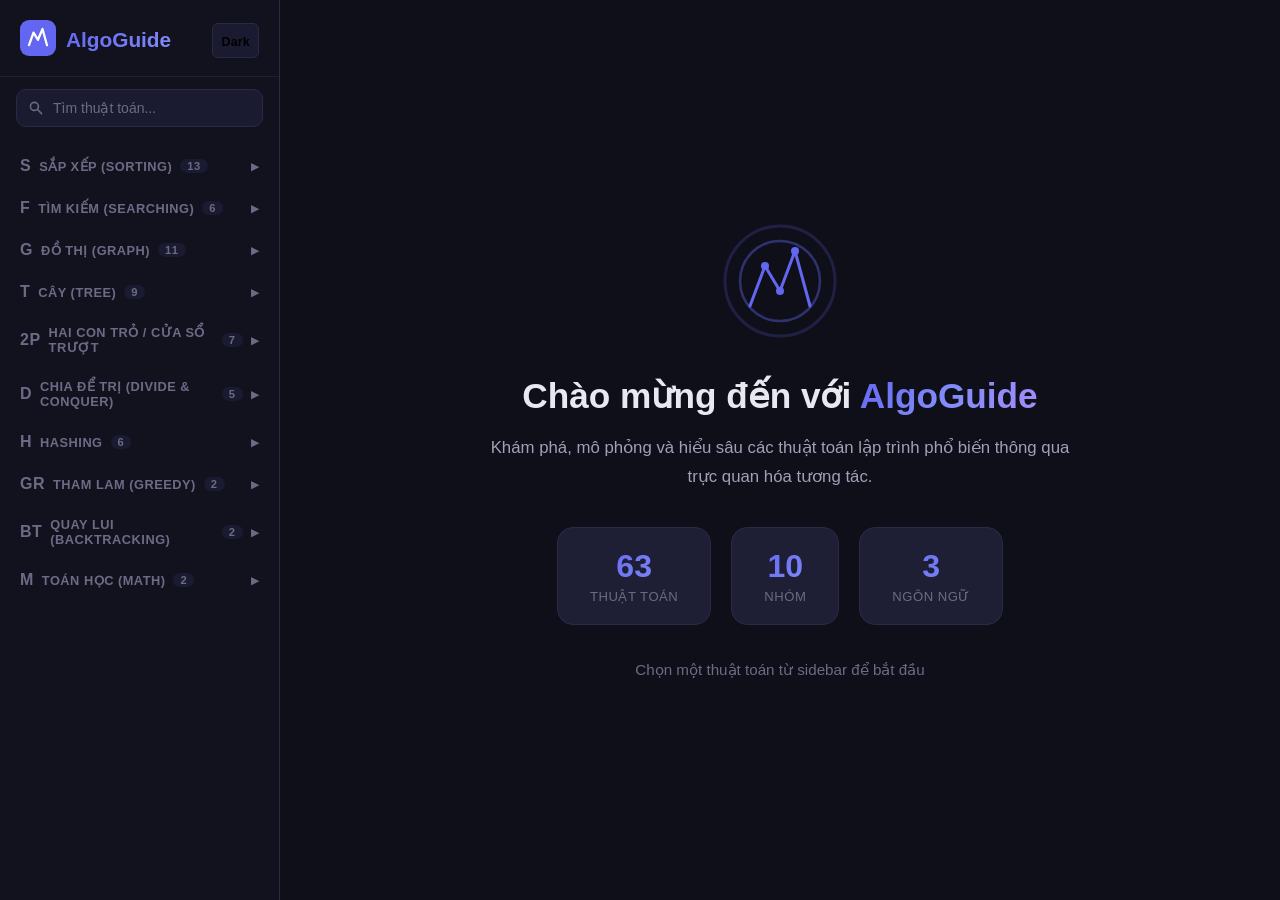
<file: index.html>
<!DOCTYPE html>
<html lang="vi" data-theme="dark">
<head>
  <meta charset="UTF-8">
  <meta name="viewport" content="width=device-width, initial-scale=1.0">
  <meta name="description" content="AlgoGuide - Học thuật toán qua mô phỏng trực quan tương tác. Sorting, Searching, Graph, Tree, và nhiều hơn nữa.">
  <title>AlgoGuide — Mô phỏng Thuật toán Trực quan</title>
  <link rel="icon" type="image/svg+xml" href="assets/favicon.svg">
  <link rel="stylesheet" href="styles/themes.css">
  <link rel="stylesheet" href="styles/main.css">
</head>
<body>
  <!-- Mobile Header -->
  <header class="mobile-header" id="mobileHeader">
    <button class="menu-btn" id="menuBtn" aria-label="Menu">
      <span></span><span></span><span></span>
    </button>
    <h1 class="mobile-logo">AlgoGuide</h1>
    <button class="theme-toggle-mobile" id="themeToggleMobile" aria-label="Toggle theme">
      <span class="theme-icon">Dark</span>
    </button>
  </header>

  <!-- Sidebar Overlay (mobile) -->
  <div class="sidebar-overlay" id="sidebarOverlay"></div>

  <!-- Sidebar -->
  <aside class="sidebar" id="sidebar">
    <div class="sidebar-header">
      <div class="logo">
        <div class="logo-icon">
          <svg viewBox="0 0 40 40" fill="none">
            <rect width="40" height="40" rx="10" fill="var(--primary)"/>
            <path d="M10 28L15 14L20 22L25 10L30 28" stroke="white" stroke-width="2.5" stroke-linecap="round" stroke-linejoin="round"/>
          </svg>
        </div>
        <span class="logo-text">AlgoGuide</span>
      </div>
      <button class="theme-toggle" id="themeToggle" aria-label="Toggle theme">
        <span class="theme-icon">Dark</span>
      </button>
    </div>

    <div class="sidebar-search">
      <input type="text" id="searchInput" placeholder="Tìm thuật toán..." autocomplete="off">
      <svg class="search-icon" viewBox="0 0 20 20" fill="currentColor">
        <path fill-rule="evenodd" d="M8 4a4 4 0 100 8 4 4 0 000-8zM2 8a6 6 0 1110.89 3.476l4.817 4.817a1 1 0 01-1.414 1.414l-4.816-4.816A6 6 0 012 8z"/>
      </svg>
    </div>

    <nav class="sidebar-nav" id="sidebarNav">
      <!-- Populated by JS -->
    </nav>
  </aside>

  <!-- Main Content -->
  <main class="main-content" id="mainContent">
    <!-- Welcome Screen -->
    <div class="welcome-screen" id="welcomeScreen">
      <div class="welcome-hero">
        <div class="welcome-icon">
          <svg viewBox="0 0 120 120" fill="none">
            <circle cx="60" cy="60" r="55" stroke="var(--primary)" stroke-width="3" opacity="0.2"/>
            <circle cx="60" cy="60" r="40" stroke="var(--primary)" stroke-width="2.5" opacity="0.4"/>
            <path d="M30 85L45 45L60 70L75 30L90 85" stroke="var(--primary)" stroke-width="3" stroke-linecap="round" stroke-linejoin="round"/>
            <circle cx="45" cy="45" r="4" fill="var(--primary)"/>
            <circle cx="60" cy="70" r="4" fill="var(--primary)"/>
            <circle cx="75" cy="30" r="4" fill="var(--primary)"/>
          </svg>
        </div>
        <h1>Chào mừng đến với <span class="gradient-text">AlgoGuide</span></h1>
        <p class="welcome-desc">Khám phá, mô phỏng và hiểu sâu các thuật toán lập trình phổ biến thông qua trực quan hóa tương tác.</p>
        <div class="welcome-stats">
          <div class="stat-card">
            <span class="stat-number" id="totalAlgorithms">0</span>
            <span class="stat-label">Thuật toán</span>
          </div>
          <div class="stat-card">
            <span class="stat-number">10</span>
            <span class="stat-label">Nhóm</span>
          </div>
          <div class="stat-card">
            <span class="stat-number">3</span>
            <span class="stat-label">Ngôn ngữ</span>
          </div>
        </div>
        <p class="welcome-hint">Chọn một thuật toán từ sidebar để bắt đầu</p>
      </div>
    </div>

    <!-- Algorithm View -->
    <div class="algorithm-view" id="algorithmView" style="display:none;">
      <div class="algo-header">
        <div class="algo-title-area">
          <span class="algo-category-badge" id="algoCategoryBadge"></span>
          <h2 class="algo-title" id="algoTitle"></h2>
        </div>
      </div>

      <!-- Tabs -->
      <div class="tabs" id="tabs">
        <button class="tab active" data-tab="description">
          <svg viewBox="0 0 20 20" fill="currentColor" width="16" height="16"><path fill-rule="evenodd" d="M4 4a2 2 0 012-2h4.586A2 2 0 0112 2.586L15.414 6A2 2 0 0116 7.414V16a2 2 0 01-2 2H6a2 2 0 01-2-2V4z"/></svg>
          Mô tả
        </button>
        <button class="tab" data-tab="visualizer">
          <svg viewBox="0 0 20 20" fill="currentColor" width="16" height="16"><path d="M2 10a8 8 0 018-8v8h8a8 8 0 11-16 0z"/><path d="M12 2.252A8.014 8.014 0 0117.748 8H12V2.252z"/></svg>
          Mô phỏng
        </button>
        <button class="tab" data-tab="code">
          <svg viewBox="0 0 20 20" fill="currentColor" width="16" height="16"><path fill-rule="evenodd" d="M12.316 3.051a1 1 0 01.633 1.265l-4 12a1 1 0 11-1.898-.632l4-12a1 1 0 011.265-.633zM5.707 6.293a1 1 0 010 1.414L3.414 10l2.293 2.293a1 1 0 11-1.414 1.414l-3-3a1 1 0 010-1.414l3-3a1 1 0 011.414 0zm8.586 0a1 1 0 011.414 0l3 3a1 1 0 010 1.414l-3 3a1 1 0 11-1.414-1.414L16.586 10l-2.293-2.293a1 1 0 010-1.414z"/></svg>
          Code
        </button>
      </div>

      <!-- Tab Content -->
      <div class="tab-content" id="tabContent">
        <!-- Description Tab -->
        <div class="tab-pane active" id="descriptionPane">
          <div class="description-content" id="descriptionContent"></div>
        </div>

        <!-- Visualizer Tab -->
        <div class="tab-pane" id="visualizerPane" style="display:none;">
          <div class="visualizer-controls">
            <div class="controls-row">
              <div class="input-group">
                <label for="algoInput">Dữ liệu đầu vào:</label>
                <input type="text" id="algoInput" placeholder="VD: 5, 3, 8, 1, 9">
                <button class="btn btn-sm" id="randomBtn" title="Tạo ngẫu nhiên">Random</button>
              </div>
            </div>
            <div class="controls-row">
              <div class="playback-controls">
                <button class="btn btn-icon" id="resetBtn" title="Reset"><svg viewBox="0 0 20 20" fill="currentColor" width="18" height="18"><path fill-rule="evenodd" d="M4 2a1 1 0 011 1v2.101a7.002 7.002 0 0111.601 2.566 1 1 0 11-1.885.666A5.002 5.002 0 005.999 7H9a1 1 0 010 2H4a1 1 0 01-1-1V3a1 1 0 011-1zm.008 9.057a1 1 0 011.276.61A5.002 5.002 0 0014.001 13H11a1 1 0 110-2h5a1 1 0 011 1v5a1 1 0 11-2 0v-2.101a7.002 7.002 0 01-11.601-2.566 1 1 0 01.61-1.276z"/></svg></button>
                <button class="btn btn-icon" id="prevBtn" title="Bước trước"><svg viewBox="0 0 20 20" fill="currentColor" width="18" height="18"><path d="M8.445 14.832A1 1 0 0010 14v-2.798l5.445 3.63A1 1 0 0017 14V6a1 1 0 00-1.555-.832L10 8.798V6a1 1 0 00-1.555-.832l-6 4a1 1 0 000 1.664l6 4z"/></svg></button>
                <button class="btn btn-primary btn-icon" id="playBtn" title="Play"><svg viewBox="0 0 20 20" fill="currentColor" width="20" height="20"><path fill-rule="evenodd" d="M10 18a8 8 0 100-16 8 8 0 000 16zM9.555 7.168A1 1 0 008 8v4a1 1 0 001.555.832l3-2a1 1 0 000-1.664l-3-2z"/></svg></button>
                <button class="btn btn-icon" id="nextBtn" title="Bước sau"><svg viewBox="0 0 20 20" fill="currentColor" width="18" height="18"><path d="M11.555 5.168A1 1 0 0010 6v2.798l-5.445-3.63A1 1 0 003 6v8a1 1 0 001.555.832L10 11.202V14a1 1 0 001.555.832l6-4a1 1 0 000-1.664l-6-4z"/></svg></button>
              </div>
              <div class="speed-control">
                <label>Tốc độ:</label>
                <input type="range" id="speedSlider" min="1" max="10" value="5">
                <span id="speedLabel">5x</span>
              </div>
            </div>
          </div>
          <div class="visualizer-area" id="visualizerArea">
            <div class="visualizer-canvas" id="visualizerCanvas"></div>
          </div>
          <div class="step-info" id="stepInfo">
            <span class="step-counter" id="stepCounter">Bước 0/0</span>
            <p class="step-description" id="stepDescription">Nhấn Play để bắt đầu mô phỏng</p>
          </div>
        </div>

        <!-- Code Tab -->
        <div class="tab-pane" id="codePane" style="display:none;">
          <div class="code-tabs">
            <button class="code-tab active" data-lang="javascript">JavaScript</button>
            <button class="code-tab" data-lang="go">Go</button>
            <button class="code-tab" data-lang="csharp">C#</button>
            <button class="btn btn-sm copy-btn" id="copyBtn" title="Copy to Clipboard">
              Copy
            </button>
          </div>
          <div class="code-content">
            <pre><code id="codeBlock" class="language-javascript"></code></pre>
          </div>
        </div>
      </div>
    </div>
  </main>

  <!-- Mobile Bottom Navigation -->
  <nav class="bottom-nav" id="bottomNav">
    <button class="bottom-nav-item active" data-tab="description">
      <svg viewBox="0 0 20 20" fill="currentColor" width="20" height="20"><path fill-rule="evenodd" d="M4 4a2 2 0 012-2h4.586A2 2 0 0112 2.586L15.414 6A2 2 0 0116 7.414V16a2 2 0 01-2 2H6a2 2 0 01-2-2V4z"/></svg>
      <span>Mô tả</span>
    </button>
    <button class="bottom-nav-item" data-tab="visualizer">
      <svg viewBox="0 0 20 20" fill="currentColor" width="20" height="20"><path d="M2 10a8 8 0 018-8v8h8a8 8 0 11-16 0z"/><path d="M12 2.252A8.014 8.014 0 0117.748 8H12V2.252z"/></svg>
      <span>Mô phỏng</span>
    </button>
    <button class="bottom-nav-item" data-tab="code">
      <svg viewBox="0 0 20 20" fill="currentColor" width="20" height="20"><path fill-rule="evenodd" d="M12.316 3.051a1 1 0 01.633 1.265l-4 12a1 1 0 11-1.898-.632l4-12a1 1 0 011.265-.633zM5.707 6.293a1 1 0 010 1.414L3.414 10l2.293 2.293a1 1 0 11-1.414 1.414l-3-3a1 1 0 010-1.414l3-3a1 1 0 011.414 0zm8.586 0a1 1 0 011.414 0l3 3a1 1 0 010 1.414l-3 3a1 1 0 11-1.414-1.414L16.586 10l-2.293-2.293a1 1 0 010-1.414z"/></svg>
      <span>Code</span>
    </button>
  </nav>

  <script src="js/router.js"></script>
  <script>window.AlgoRegistry = window.AlgoRegistry || {};</script>
  <script src="js/algorithms/sorting.js"></script>
  <script src="js/algorithms/searching.js"></script>
  <script src="js/algorithms/graph.js"></script>
  <script src="js/algorithms/tree.js"></script>
  <script src="js/algorithms/two-pointers.js"></script>
  <script src="js/algorithms/divide-conquer.js"></script>
  <script src="js/algorithms/hashing.js"></script>
  <script src="js/algorithms/greedy.js"></script>
  <script src="js/algorithms/backtracking.js"></script>
  <script src="js/algorithms/math.js"></script>
  <script src="js/main.js"></script>
</body>
</html>
</file>
<file: styles/themes.css>
/* ============================================
   themes.css — CSS Custom Properties for 
   Dark / Light mode theming
   ============================================ */

:root {
  /* Primary palette */
  --primary: #6366f1;
  --primary-light: #818cf8;
  --primary-dark: #4f46e5;
  --primary-glow: rgba(99, 102, 241, 0.3);

  /* Accent */
  --accent: #f59e0b;
  --accent-light: #fbbf24;

  /* Success / Error / Warning */
  --success: #10b981;
  --error: #ef4444;
  --warning: #f59e0b;
  --info: #3b82f6;

  /* Transition */
  --transition-fast: 0.15s ease;
  --transition-normal: 0.25s ease;
  --transition-slow: 0.4s ease;

  /* Border radius */
  --radius-sm: 6px;
  --radius-md: 10px;
  --radius-lg: 16px;
  --radius-xl: 24px;

  /* Shadows */
  --shadow-sm: 0 1px 3px rgba(0,0,0,0.08);
  --shadow-md: 0 4px 12px rgba(0,0,0,0.1);
  --shadow-lg: 0 10px 30px rgba(0,0,0,0.15);
  --shadow-xl: 0 20px 50px rgba(0,0,0,0.2);

  /* Sidebar width */
  --sidebar-width: 280px;
}

/* ===== DARK THEME (default) ===== */
[data-theme="dark"] {
  --bg-primary: #0f0f1a;
  --bg-secondary: #1a1a2e;
  --bg-tertiary: #16213e;
  --bg-card: #1e1e35;
  --bg-card-hover: #252545;
  --bg-input: #1a1a30;
  --bg-sidebar: #12121f;
  --bg-code: #0d0d1a;

  --text-primary: #e8e8f0;
  --text-secondary: #a0a0b8;
  --text-tertiary: #6b6b85;
  --text-inverse: #0f0f1a;

  --border: #2a2a45;
  --border-light: #1f1f38;
  --border-focus: var(--primary);

  --scrollbar-track: #1a1a2e;
  --scrollbar-thumb: #3a3a55;

  --highlight-line: rgba(99, 102, 241, 0.08);
  --code-bg: #0d0d1a;

  /* Visualizer specific */
  --bar-default: #4a4a6a;
  --bar-compare: #f59e0b;
  --bar-swap: #ef4444;
  --bar-sorted: #10b981;
  --bar-pivot: #8b5cf6;
  --bar-active: #3b82f6;
  --bar-found: #10b981;

  --node-default: #4a4a6a;
  --node-active: var(--primary);
  --node-visited: #8b5cf6;
  --node-found: #10b981;
  --edge-default: #3a3a55;
  --edge-active: var(--primary-light);
}

/* ===== LIGHT THEME ===== */
[data-theme="light"] {
  --bg-primary: #f8f9fc;
  --bg-secondary: #ffffff;
  --bg-tertiary: #f0f1f5;
  --bg-card: #ffffff;
  --bg-card-hover: #f5f5ff;
  --bg-input: #f0f1f5;
  --bg-sidebar: #ffffff;
  --bg-code: #fafbfe;

  --text-primary: #1a1a2e;
  --text-secondary: #555570;
  --text-tertiary: #8888a0;
  --text-inverse: #ffffff;

  --border: #e0e0ee;
  --border-light: #eaeaf2;
  --border-focus: var(--primary);

  --scrollbar-track: #f0f0f5;
  --scrollbar-thumb: #c0c0d0;

  --highlight-line: rgba(99, 102, 241, 0.06);
  --code-bg: #fafbfe;

  --bar-default: #c0c0d8;
  --bar-compare: #f59e0b;
  --bar-swap: #ef4444;
  --bar-sorted: #10b981;
  --bar-pivot: #8b5cf6;
  --bar-active: #3b82f6;
  --bar-found: #10b981;

  --node-default: #c0c0d8;
  --node-active: var(--primary);
  --node-visited: #8b5cf6;
  --node-found: #10b981;
  --edge-default: #d0d0e0;
  --edge-active: var(--primary);

  --shadow-sm: 0 1px 3px rgba(0,0,0,0.05);
  --shadow-md: 0 4px 12px rgba(0,0,0,0.06);
  --shadow-lg: 0 10px 30px rgba(0,0,0,0.08);
}
</file>
<file: styles/main.css>
/* ============================================
   main.css — Core layout, components, 
   responsive design for AlgoGuide
   ============================================ */

/* === Reset & Base === */
*, *::before, *::after {
  margin: 0;
  padding: 0;
  box-sizing: border-box;
}

html {
  font-size: 16px;
  scroll-behavior: smooth;
}

body {
  font-family: 'Segoe UI', -apple-system, BlinkMacSystemFont, 'Helvetica Neue', Arial, sans-serif;
  background: var(--bg-primary);
  color: var(--text-primary);
  min-height: 100vh;
  display: flex;
  transition: background var(--transition-normal), color var(--transition-normal);
  overflow-x: hidden;
}

a { color: var(--primary-light); text-decoration: none; }
a:hover { text-decoration: underline; }

/* Scrollbar */
::-webkit-scrollbar { width: 6px; height: 6px; }
::-webkit-scrollbar-track { background: var(--scrollbar-track); }
::-webkit-scrollbar-thumb { background: var(--scrollbar-thumb); border-radius: 3px; }
::-webkit-scrollbar-thumb:hover { background: var(--primary); }

/* === Mobile Header === */
.mobile-header {
  display: none;
  position: fixed;
  top: 0; left: 0; right: 0;
  height: 56px;
  background: var(--bg-sidebar);
  border-bottom: 1px solid var(--border);
  z-index: 1000;
  align-items: center;
  padding: 0 16px;
  gap: 12px;
}

.menu-btn {
  background: none;
  border: none;
  cursor: pointer;
  display: flex;
  flex-direction: column;
  gap: 5px;
  padding: 4px;
}
.menu-btn span {
  display: block;
  width: 22px;
  height: 2px;
  background: var(--text-primary);
  border-radius: 2px;
  transition: var(--transition-fast);
}

.mobile-logo {
  flex: 1;
  font-size: 1.15rem;
  font-weight: 700;
  background: linear-gradient(135deg, var(--primary), var(--primary-light));
  -webkit-background-clip: text;
  -webkit-text-fill-color: transparent;
  background-clip: text;
}

.theme-toggle-mobile {
  background: none;
  border: none;
  font-size: 1.3rem;
  cursor: pointer;
  padding: 4px;
}

/* === Sidebar Overlay (mobile) === */
.sidebar-overlay {
  display: none;
  position: fixed;
  inset: 0;
  background: rgba(0,0,0,0.5);
  z-index: 1001;
  opacity: 0;
  transition: opacity var(--transition-normal);
}
.sidebar-overlay.active {
  display: block;
  opacity: 1;
}

/* === Sidebar === */
.sidebar {
  width: var(--sidebar-width);
  height: 100vh;
  position: fixed;
  left: 0;
  top: 0;
  background: var(--bg-sidebar);
  border-right: 1px solid var(--border);
  display: flex;
  flex-direction: column;
  z-index: 1002;
  transition: transform var(--transition-normal), background var(--transition-normal);
}

.sidebar-header {
  padding: 20px 20px 16px;
  display: flex;
  align-items: center;
  justify-content: space-between;
  border-bottom: 1px solid var(--border-light);
}

.logo {
  display: flex;
  align-items: center;
  gap: 10px;
}

.logo-icon svg {
  width: 36px;
  height: 36px;
}

.logo-text {
  font-size: 1.3rem;
  font-weight: 800;
  background: linear-gradient(135deg, var(--primary), var(--primary-light));
  -webkit-background-clip: text;
  -webkit-text-fill-color: transparent;
  background-clip: text;
}

.theme-toggle {
  background: var(--bg-input);
  border: 1px solid var(--border);
  border-radius: var(--radius-sm);
  padding: 6px 8px;
  cursor: pointer;
  font-size: 1.1rem;
  transition: var(--transition-fast);
}
.theme-icon {
  font-size: 0.78rem;
  font-weight: 700;
  letter-spacing: 0.2px;
}
.theme-toggle:hover {
  border-color: var(--primary);
  background: var(--bg-card-hover);
}

/* Search */
.sidebar-search {
  padding: 12px 16px;
  position: relative;
}

.sidebar-search input {
  width: 100%;
  padding: 10px 12px 10px 36px;
  background: var(--bg-input);
  border: 1px solid var(--border);
  border-radius: var(--radius-md);
  color: var(--text-primary);
  font-size: 0.875rem;
  outline: none;
  transition: var(--transition-fast);
}
.sidebar-search input:focus {
  border-color: var(--primary);
  box-shadow: 0 0 0 3px var(--primary-glow);
}
.sidebar-search input::placeholder {
  color: var(--text-tertiary);
}

.search-icon {
  position: absolute;
  left: 28px;
  top: 50%;
  transform: translateY(-50%);
  width: 16px;
  height: 16px;
  color: var(--text-tertiary);
  pointer-events: none;
}

/* Nav */
.sidebar-nav {
  flex: 1;
  overflow-y: auto;
  padding: 8px 10px 20px;
}

.nav-group {
  margin-bottom: 4px;
}

.nav-group-header {
  display: flex;
  align-items: center;
  gap: 8px;
  padding: 10px 10px;
  cursor: pointer;
  border-radius: var(--radius-sm);
  font-size: 0.8rem;
  font-weight: 700;
  text-transform: uppercase;
  letter-spacing: 0.5px;
  color: var(--text-tertiary);
  transition: var(--transition-fast);
  user-select: none;
}
.nav-group-header:hover {
  color: var(--text-secondary);
  background: var(--bg-card-hover);
}

.nav-group-header .arrow {
  font-size: 0.65rem;
  transition: transform var(--transition-fast);
  margin-left: auto;
}
.nav-group.open .arrow {
  transform: rotate(90deg);
}

.nav-group-header .group-icon {
  font-size: 1rem;
}

.nav-group-header .group-count {
  font-size: 0.7rem;
  background: var(--bg-input);
  padding: 1px 7px;
  border-radius: 10px;
  color: var(--text-tertiary);
}

.nav-group-items {
  max-height: 0;
  overflow: hidden;
  transition: max-height var(--transition-slow);
}
.nav-group.open .nav-group-items {
  max-height: 800px;
}

.nav-item {
  display: block;
  padding: 8px 12px 8px 36px;
  font-size: 0.85rem;
  color: var(--text-secondary);
  border-radius: var(--radius-sm);
  cursor: pointer;
  transition: var(--transition-fast);
  text-decoration: none;
  position: relative;
}
.nav-item:hover {
  background: var(--bg-card-hover);
  color: var(--text-primary);
  text-decoration: none;
}
.nav-item.active {
  background: linear-gradient(135deg, rgba(99,102,241,0.12), rgba(99,102,241,0.05));
  color: var(--primary-light);
  font-weight: 600;
}
.nav-item.active::before {
  content: '';
  position: absolute;
  left: 12px;
  top: 50%;
  transform: translateY(-50%);
  width: 4px;
  height: 16px;
  background: var(--primary);
  border-radius: 2px;
}

.nav-empty {
  display: block;
  padding: 8px 12px 8px 36px;
  font-size: 0.8rem;
  color: var(--text-tertiary);
}

/* === Main Content === */
.main-content {
  margin-left: var(--sidebar-width);
  flex: 1;
  min-height: 100vh;
  padding: 0;
}

/* Welcome Screen */
.welcome-screen {
  display: flex;
  align-items: center;
  justify-content: center;
  min-height: 100vh;
  padding: 40px;
}

.welcome-hero {
  text-align: center;
  max-width: 600px;
}

.welcome-icon svg {
  width: 120px;
  height: 120px;
  margin-bottom: 28px;
  animation: float 3s ease-in-out infinite;
}

@keyframes float {
  0%, 100% { transform: translateY(0); }
  50% { transform: translateY(-10px); }
}

.welcome-hero h1 {
  font-size: 2.2rem;
  font-weight: 800;
  margin-bottom: 16px;
  line-height: 1.3;
}

.gradient-text {
  background: linear-gradient(135deg, var(--primary), var(--primary-light), #a78bfa);
  -webkit-background-clip: text;
  -webkit-text-fill-color: transparent;
  background-clip: text;
}

.welcome-desc {
  font-size: 1.05rem;
  color: var(--text-secondary);
  line-height: 1.7;
  margin-bottom: 36px;
}

.welcome-stats {
  display: flex;
  gap: 20px;
  justify-content: center;
  margin-bottom: 36px;
}

.stat-card {
  background: var(--bg-card);
  border: 1px solid var(--border);
  border-radius: var(--radius-lg);
  padding: 20px 32px;
  display: flex;
  flex-direction: column;
  gap: 4px;
  transition: var(--transition-fast);
}
.stat-card:hover {
  border-color: var(--primary);
  transform: translateY(-2px);
  box-shadow: 0 8px 24px var(--primary-glow);
}

.stat-number {
  font-size: 2rem;
  font-weight: 800;
  background: linear-gradient(135deg, var(--primary), var(--primary-light));
  -webkit-background-clip: text;
  -webkit-text-fill-color: transparent;
  background-clip: text;
}

.stat-label {
  font-size: 0.82rem;
  color: var(--text-tertiary);
  text-transform: uppercase;
  letter-spacing: 0.5px;
}

.welcome-hint {
  color: var(--text-tertiary);
  font-size: 0.95rem;
  animation: pulse-text 2s ease-in-out infinite;
}

@keyframes pulse-text {
  0%, 100% { opacity: 0.7; }
  50% { opacity: 1; }
}

/* === Algorithm View === */
.algorithm-view {
  padding: 32px 40px 40px;
  max-width: 1100px;
}

.algo-header {
  margin-bottom: 24px;
}

.algo-category-badge {
  display: inline-block;
  font-size: 0.75rem;
  font-weight: 600;
  text-transform: uppercase;
  letter-spacing: 0.5px;
  color: var(--primary-light);
  background: rgba(99,102,241,0.1);
  padding: 4px 12px;
  border-radius: 20px;
  margin-bottom: 8px;
}

.algo-title {
  font-size: 1.8rem;
  font-weight: 800;
}

/* === Tabs === */
.tabs {
  display: flex;
  gap: 4px;
  border-bottom: 2px solid var(--border);
  margin-bottom: 24px;
}

.tab {
  display: flex;
  align-items: center;
  gap: 6px;
  padding: 12px 20px;
  background: none;
  border: none;
  color: var(--text-secondary);
  font-size: 0.9rem;
  font-weight: 500;
  cursor: pointer;
  border-bottom: 2px solid transparent;
  margin-bottom: -2px;
  transition: var(--transition-fast);
}
.tab:hover {
  color: var(--text-primary);
  background: var(--bg-card-hover);
  border-radius: var(--radius-sm) var(--radius-sm) 0 0;
}
.tab.active {
  color: var(--primary-light);
  border-bottom-color: var(--primary);
}
.tab svg {
  opacity: 0.6;
}
.tab.active svg {
  opacity: 1;
}

.tab-pane {
  animation: fadeIn 0.25s ease;
}
@keyframes fadeIn {
  from { opacity: 0; transform: translateY(6px); }
  to { opacity: 1; transform: translateY(0); }
}

/* === Description Tab === */
.description-content {
  line-height: 1.7;
}

.description-content h3 {
  font-size: 1.1rem;
  font-weight: 700;
  margin: 28px 0 12px;
  color: var(--text-primary);
  display: flex;
  align-items: center;
  gap: 8px;
}

.description-content h3:first-child {
  margin-top: 0;
}

.description-content p {
  color: var(--text-secondary);
  margin-bottom: 12px;
}

.complexity-table {
  width: 100%;
  border-collapse: collapse;
  margin: 12px 0 20px;
  font-size: 0.9rem;
}
.complexity-table th,
.complexity-table td {
  padding: 10px 16px;
  text-align: left;
  border: 1px solid var(--border);
}
.complexity-table th {
  background: var(--bg-tertiary);
  font-weight: 600;
  color: var(--text-primary);
  font-size: 0.82rem;
  text-transform: uppercase;
  letter-spacing: 0.3px;
}
.complexity-table td {
  background: var(--bg-card);
  color: var(--text-secondary);
  font-family: 'Consolas', 'Courier New', monospace;
  font-size: 0.88rem;
}

.desc-list {
  list-style: none;
  padding: 0;
  margin: 8px 0 20px;
}
.desc-list li {
  padding: 6px 0 6px 24px;
  color: var(--text-secondary);
  position: relative;
  font-size: 0.92rem;
}
.desc-list li::before {
  content: '';
  position: absolute;
  left: 4px;
  top: 14px;
  width: 8px;
  height: 8px;
  border-radius: 50%;
}
.desc-list.pros li::before { background: var(--success); }
.desc-list.cons li::before { background: var(--error); }
.desc-list.uses li::before { background: var(--info); }

/* === Visualizer Tab === */
.visualizer-controls {
  background: var(--bg-card);
  border: 1px solid var(--border);
  border-radius: var(--radius-md);
  padding: 16px 20px;
  margin-bottom: 16px;
}

.controls-row {
  display: flex;
  align-items: center;
  gap: 16px;
  flex-wrap: wrap;
}

.controls-row + .controls-row {
  margin-top: 12px;
}

.input-group {
  display: flex;
  align-items: center;
  gap: 8px;
  flex: 1;
}

.input-group label {
  font-size: 0.85rem;
  font-weight: 600;
  color: var(--text-secondary);
  white-space: nowrap;
}

.input-group input[type="text"] {
  flex: 1;
  padding: 8px 12px;
  background: var(--bg-input);
  border: 1px solid var(--border);
  border-radius: var(--radius-sm);
  color: var(--text-primary);
  font-size: 0.88rem;
  font-family: 'Consolas', 'Courier New', monospace;
  outline: none;
  transition: var(--transition-fast);
  min-width: 160px;
}
.input-group input[type="text"]:focus {
  border-color: var(--primary);
  box-shadow: 0 0 0 3px var(--primary-glow);
}

.playback-controls {
  display: flex;
  gap: 4px;
  align-items: center;
}

.speed-control {
  display: flex;
  align-items: center;
  gap: 8px;
  margin-left: auto;
}

.speed-control label {
  font-size: 0.82rem;
  color: var(--text-tertiary);
  font-weight: 600;
}

.speed-control input[type="range"] {
  width: 100px;
  accent-color: var(--primary);
}

#speedLabel {
  font-size: 0.82rem;
  color: var(--primary-light);
  font-weight: 700;
  min-width: 24px;
}

/* Buttons */
.btn {
  display: inline-flex;
  align-items: center;
  justify-content: center;
  gap: 6px;
  padding: 8px 16px;
  background: var(--bg-input);
  border: 1px solid var(--border);
  border-radius: var(--radius-sm);
  color: var(--text-primary);
  font-size: 0.88rem;
  font-weight: 500;
  cursor: pointer;
  transition: var(--transition-fast);
  text-decoration: none;
}
.btn:hover {
  border-color: var(--primary);
  background: var(--bg-card-hover);
}

.btn-primary {
  background: var(--primary);
  border-color: var(--primary);
  color: white;
}
.btn-primary:hover {
  background: var(--primary-dark);
  border-color: var(--primary-dark);
  box-shadow: 0 4px 14px var(--primary-glow);
}

.btn-icon {
  padding: 8px;
  width: 38px;
  height: 38px;
}

.btn-sm {
  padding: 5px 10px;
  font-size: 0.82rem;
}

/* Visualizer area */
.visualizer-area {
  background: var(--bg-card);
  border: 1px solid var(--border);
  border-radius: var(--radius-md);
  min-height: 320px;
  padding: 20px;
  position: relative;
  overflow: hidden;
}

.visualizer-canvas {
  width: 100%;
  height: 300px;
  display: flex;
  align-items: flex-end;
  justify-content: center;
  gap: 2px;
  position: relative;
}

/* Array bars */
.viz-bar {
  flex: 1;
  max-width: 50px;
  background: var(--bar-default);
  border-radius: 4px 4px 0 0;
  transition: height 0.2s ease, background 0.15s ease;
  position: relative;
  display: flex;
  align-items: flex-start;
  justify-content: center;
}
.viz-bar .bar-value {
  position: absolute;
  top: -22px;
  font-size: 0.72rem;
  font-weight: 700;
  color: var(--text-secondary);
}
.viz-bar.comparing { background: var(--bar-compare); }
.viz-bar.swapping { background: var(--bar-swap); }
.viz-bar.sorted { background: var(--bar-sorted); }
.viz-bar.pivot { background: var(--bar-pivot); }
.viz-bar.active { background: var(--bar-active); }
.viz-bar.found { background: var(--bar-found); }

/* Graph nodes */
.viz-node {
  position: absolute;
  width: 40px;
  height: 40px;
  border-radius: 50%;
  background: var(--node-default);
  display: flex;
  align-items: center;
  justify-content: center;
  font-size: 0.82rem;
  font-weight: 700;
  color: white;
  transition: background 0.2s ease;
  z-index: 2;
}
.viz-node.active { background: var(--node-active); box-shadow: 0 0 12px var(--primary-glow); }
.viz-node.visited { background: var(--node-visited); }
.viz-node.found { background: var(--node-found); }

/* Step info */
.step-info {
  background: var(--bg-card);
  border: 1px solid var(--border);
  border-radius: var(--radius-md);
  padding: 14px 20px;
  margin-top: 12px;
  display: flex;
  align-items: center;
  gap: 16px;
}

.step-counter {
  font-size: 0.8rem;
  font-weight: 700;
  color: var(--primary-light);
  white-space: nowrap;
  background: rgba(99,102,241,0.1);
  padding: 4px 10px;
  border-radius: 20px;
}

.step-description {
  font-size: 0.9rem;
  color: var(--text-secondary);
}

/* === Code Tab === */
.code-tabs {
  display: flex;
  gap: 4px;
  align-items: center;
  margin-bottom: 12px;
}

.code-tab {
  padding: 8px 16px;
  background: var(--bg-input);
  border: 1px solid var(--border);
  border-radius: var(--radius-sm);
  color: var(--text-secondary);
  font-size: 0.82rem;
  font-weight: 600;
  cursor: pointer;
  transition: var(--transition-fast);
}
.code-tab:hover {
  border-color: var(--primary);
  color: var(--text-primary);
}
.code-tab.active {
  background: var(--primary);
  border-color: var(--primary);
  color: white;
}

.copy-btn {
  margin-left: auto;
}

.code-content {
  background: var(--code-bg);
  border: 1px solid var(--border);
  border-radius: var(--radius-md);
  overflow: auto;
  max-height: 600px;
}

.code-content pre {
  margin: 0;
  padding: 20px;
}

.code-content code {
  font-family: 'Consolas', 'Fira Code', 'Courier New', monospace;
  font-size: 0.85rem;
  line-height: 1.7;
  color: var(--text-primary);
  white-space: pre;
}

/* Syntax highlighting - inline */
.code-content .kw { color: #c084fc; }  /* keywords */
.code-content .fn { color: #60a5fa; }  /* functions */
.code-content .st { color: #34d399; }  /* strings */
.code-content .cm { color: #6b7280; font-style: italic; }  /* comments */
.code-content .nu { color: #f59e0b; }  /* numbers */
.code-content .ty { color: #f472b6; }  /* types */
.code-content .op { color: #94a3b8; }  /* operators */

/* === Bottom Navigation (mobile) === */
.bottom-nav {
  display: none;
  position: fixed;
  bottom: 0;
  left: 0;
  right: 0;
  height: 60px;
  background: var(--bg-sidebar);
  border-top: 1px solid var(--border);
  z-index: 1000;
}

.bottom-nav-item {
  flex: 1;
  display: flex;
  flex-direction: column;
  align-items: center;
  justify-content: center;
  gap: 4px;
  background: none;
  border: none;
  color: var(--text-tertiary);
  font-size: 0.68rem;
  font-weight: 600;
  cursor: pointer;
  transition: var(--transition-fast);
}
.bottom-nav-item.active {
  color: var(--primary-light);
}
.bottom-nav-item svg {
  width: 20px;
  height: 20px;
}

/* === Responsive === */
@media (max-width: 768px) {
  .mobile-header {
    display: flex;
  }

  .sidebar {
    transform: translateX(-100%);
  }
  .sidebar.open {
    transform: translateX(0);
    box-shadow: var(--shadow-xl);
  }

  .main-content {
    margin-left: 0;
    padding-top: 56px;
    padding-bottom: 64px;
  }

  .algorithm-view {
    padding: 20px 16px;
  }

  .tabs {
    display: none;
  }

  .bottom-nav {
    display: flex;
  }

  .welcome-screen {
    padding: 20px;
    min-height: calc(100vh - 120px);
  }

  .welcome-hero h1 {
    font-size: 1.6rem;
  }

  .welcome-stats {
    flex-direction: column;
    align-items: center;
    gap: 12px;
  }

  .stat-card {
    width: 100%;
    max-width: 260px;
    flex-direction: row;
    justify-content: center;
    gap: 12px;
    padding: 14px 24px;
  }

  .visualizer-controls .controls-row {
    flex-direction: column;
    align-items: stretch;
  }

  .input-group {
    flex-direction: column;
    align-items: stretch;
  }

  .playback-controls {
    justify-content: center;
  }

  .speed-control {
    justify-content: center;
    margin-left: 0;
  }

  .step-info {
    flex-direction: column;
    text-align: center;
    gap: 8px;
  }

  .code-tabs {
    flex-wrap: wrap;
  }
}

@media (max-width: 480px) {
  .welcome-hero h1 {
    font-size: 1.35rem;
  }
  .welcome-desc {
    font-size: 0.92rem;
  }
  .algo-title {
    font-size: 1.4rem;
  }
}

/* === Utility === */
.hidden { display: none !important; }

/* Matrix / Grid visualizer */
.viz-grid {
  display: grid;
  gap: 2px;
  justify-content: center;
}

.viz-cell {
  display: flex;
  align-items: center;
  justify-content: center;
  width: 40px;
  height: 40px;
  background: var(--bg-input);
  border: 1px solid var(--border);
  border-radius: 4px;
  font-size: 0.82rem;
  font-weight: 600;
  color: var(--text-primary);
  transition: background 0.2s ease;
}
.viz-cell.active { background: var(--primary); color: white; border-color: var(--primary); }
.viz-cell.visited { background: var(--node-visited); color: white; }
.viz-cell.found { background: var(--node-found); color: white; }
.viz-cell.wall { background: var(--text-tertiary); color: white; }

/* Pointer indicators */
.viz-pointer {
  position: absolute;
  font-size: 0.72rem;
  font-weight: 700;
  color: var(--primary-light);
  text-align: center;
  transition: left 0.2s ease;
}

/* Tree visualizer */
.viz-tree {
  position: relative;
  width: 100%;
  height: 300px;
}

.viz-tree-node {
  position: absolute;
  width: 36px;
  height: 36px;
  border-radius: 50%;
  background: var(--node-default);
  display: flex;
  align-items: center;
  justify-content: center;
  font-size: 0.78rem;
  font-weight: 700;
  color: white;
  z-index: 2;
  transition: background 0.2s ease;
}
.viz-tree-node.active { background: var(--node-active); }
.viz-tree-node.visited { background: var(--node-visited); }

.viz-tree-edge {
  position: absolute;
  height: 2px;
  background: var(--edge-default);
  transform-origin: left center;
  z-index: 1;
  transition: background 0.2s ease;
}
.viz-tree-edge.active { background: var(--edge-active); }

/* Hash table */
.viz-hashtable {
  display: flex;
  flex-direction: column;
  gap: 4px;
}

.viz-bucket {
  display: flex;
  align-items: center;
  gap: 8px;
}

.viz-bucket-index {
  width: 32px;
  height: 32px;
  background: var(--bg-tertiary);
  border-radius: 4px;
  display: flex;
  align-items: center;
  justify-content: center;
  font-size: 0.75rem;
  font-weight: 700;
  color: var(--text-tertiary);
}

.viz-bucket-items {
  display: flex;
  gap: 4px;
  flex-wrap: wrap;
}

.viz-bucket-item {
  padding: 4px 10px;
  background: var(--bg-input);
  border: 1px solid var(--border);
  border-radius: 4px;
  font-size: 0.78rem;
  font-weight: 600;
  color: var(--text-secondary);
  transition: background 0.2s ease;
}
.viz-bucket-item.active { background: var(--primary); color: white; border-color: var(--primary); }
</file>
